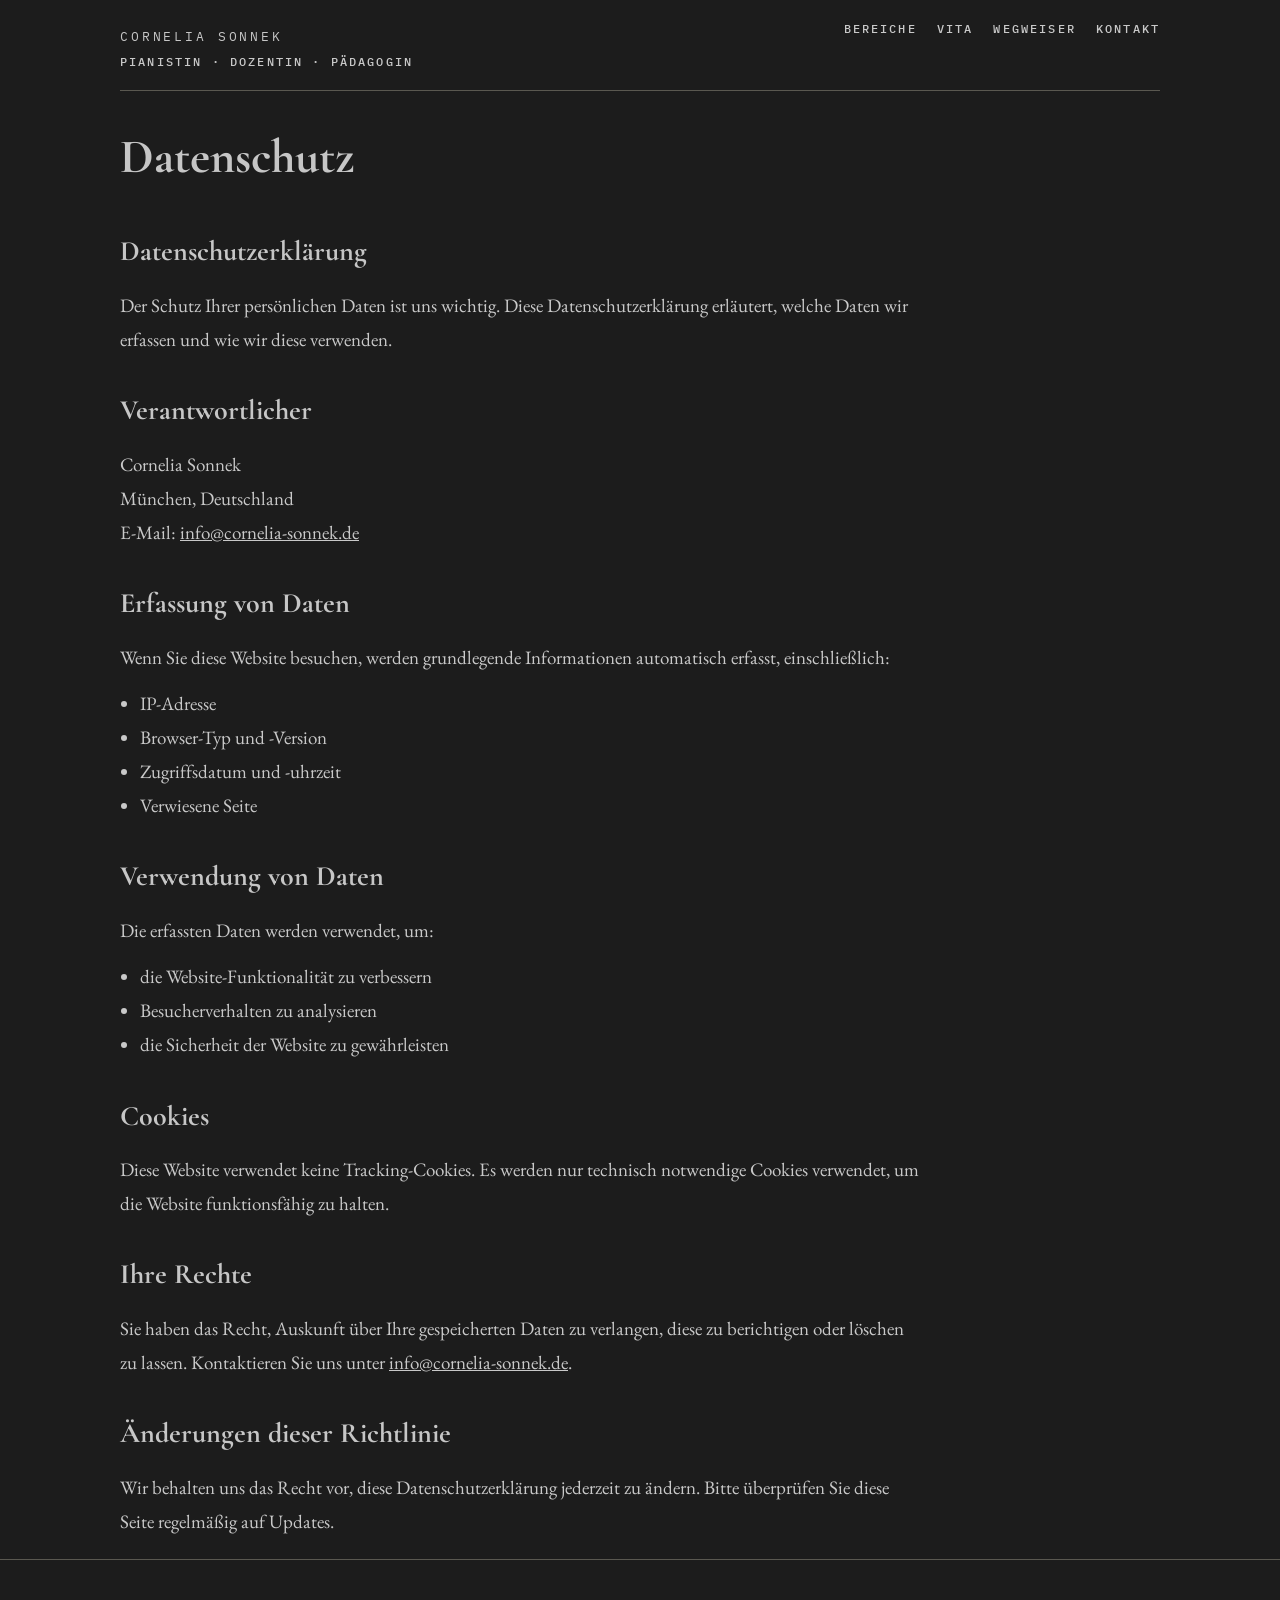
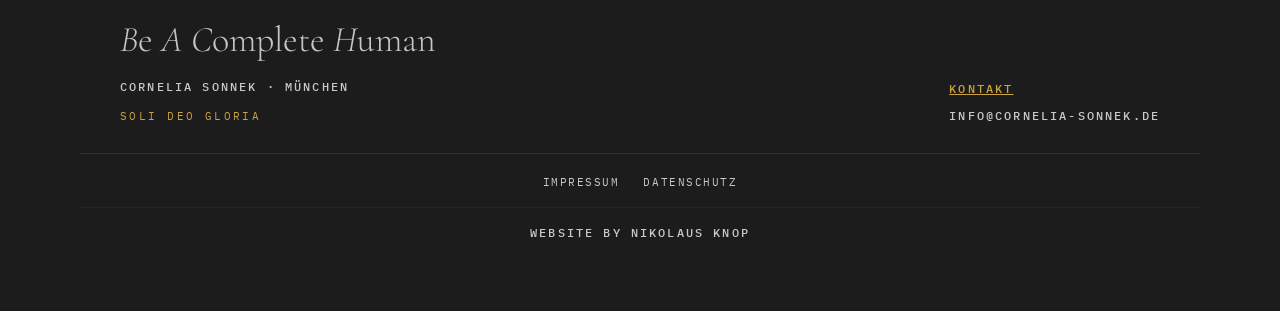
<file: datenschutz.html>
<!DOCTYPE html>
<html lang="de">

<head>
    <meta charset="UTF-8">
    <meta name="viewport" content="width=device-width, initial-scale=1.0">
    <title>Datenschutz — Cornelia Sonnek</title>
    <link rel="preconnect" href="https://fonts.googleapis.com">
    <link rel="preconnect" href="https://fonts.gstatic.com" crossorigin>
    <link
        href="https://fonts.googleapis.com/css2?family=Cormorant+Garamond:ital,wght@0,300;0,500;1,400;1,500&family=EB+Garamond:ital,wght@0,400;0,500;1,400&family=IBM+Plex+Mono:wght@400;500&display=swap"
        rel="stylesheet">
    <link rel="stylesheet" href="style.css">
    <link rel="icon" href="favicon.ico">
</head>

<body>

    <header id="header">
        <div class="wrap">
            <div class="topbar">
                <div class="brand">
                    <span class="name">Cornelia Sonnek</span>
                    <span class="role mono">Pianistin · Dozentin · Pädagogin</span>
                </div>
                <div class="head-right">
                    <button class="hamburger" id="hamburgerBtn" aria-label="Menü öffnen" aria-expanded="false"
                        aria-controls="navMenu">
                        <span></span>
                        <span></span>
                        <span></span>
                        <span></span>
                        <span></span>
                    </button>
                    <nav class="mono" id="navMenu" aria-label="Hauptnavigation">
                        <a href="index.html#bereiche">Bereiche</a>
                        <a href="index.html#vita">Vita</a>
                        <div class="dropdown">
                            <a href="index.html#wegweiser">Wegweiser</a>
                            <ul class="submenu">
                                <li><a href="#wegweiser1">Konzertveranstalter</a></li>
                                <li><a href="#wegweiser2">Speaker-Agenturen</a></li>
                                <li><a href="#wegweiser3">Kongressveranstalter</a></li>
                                <li><a href="#wegweiser4">Universitäten</a></li>
                                <li><a href="#wegweiser4">Schulen</a></li>
                                <li><a href="#wegweiser4">Krankenhäuser</a></li>
                                <li><a href="#wegweiser4">Ärzte</a></li>
                                <li><a href="#wegweiser4">Patienten</a></li>
                                <li><a href="#wegweiser4">Eltern</a></li>
                                <li><a href="#wegweiser4">Manager</a></li>
                                <li><a href="#wegweiser4">Politiker</a></li>
                                <li><a href="#wegweiser4">Juristen</a></li>
                            </ul>
                        </div>
                        <a href="index.html#kontakt">Kontakt</a>
                    </nav>
                    <button class="sound" id="soundBtn" aria-pressed="false"
                        title="Goldberg-Aria (Ihre Aufnahme) leise zuschalten">
                        <span class="dot"></span><span id="soundTxt">Klang aus</span>
                    </button>
                </div>
            </div>
        </div>
    </header>

    <main style="padding-top: 120px;">
        <div class="wrap">
            <h1 style="font-family: 'Cormorant Garamond', serif; font-size: 48px; margin-bottom: 32px;">Datenschutz</h1>

            <section style="max-width: 800px; color: var(--ink-2); line-height: 1.8;">
                <h2 style="font-family: 'Cormorant Garamond', serif; font-size: 28px; margin-top: 28px; margin-bottom: 12px; color: var(--ink);">Datenschutzerklärung</h2>
                <p>
                    Der Schutz Ihrer persönlichen Daten ist uns wichtig. Diese Datenschutzerklärung erläutert, welche Daten wir erfassen und wie wir diese verwenden.
                </p>

                <h2 style="font-family: 'Cormorant Garamond', serif; font-size: 28px; margin-top: 28px; margin-bottom: 12px; color: var(--ink);">Verantwortlicher</h2>
                <p>
                    Cornelia Sonnek<br>
                    München, Deutschland<br>
                    E-Mail: <a href="mailto:info@cornelia-sonnek.de">info@cornelia-sonnek.de</a>
                </p>

                <h2 style="font-family: 'Cormorant Garamond', serif; font-size: 28px; margin-top: 28px; margin-bottom: 12px; color: var(--ink);">Erfassung von Daten</h2>
                <p>
                    Wenn Sie diese Website besuchen, werden grundlegende Informationen automatisch erfasst, einschließlich:
                </p>
                <ul style="margin: 12px 0 12px 20px; color: var(--ink-2);">
                    <li>IP-Adresse</li>
                    <li>Browser-Typ und -Version</li>
                    <li>Zugriffsdatum und -uhrzeit</li>
                    <li>Verwiesene Seite</li>
                </ul>

                <h2 style="font-family: 'Cormorant Garamond', serif; font-size: 28px; margin-top: 28px; margin-bottom: 12px; color: var(--ink);">Verwendung von Daten</h2>
                <p>
                    Die erfassten Daten werden verwendet, um:
                </p>
                <ul style="margin: 12px 0 12px 20px; color: var(--ink-2);">
                    <li>die Website-Funktionalität zu verbessern</li>
                    <li>Besucherverhalten zu analysieren</li>
                    <li>die Sicherheit der Website zu gewährleisten</li>
                </ul>

                <h2 style="font-family: 'Cormorant Garamond', serif; font-size: 28px; margin-top: 28px; margin-bottom: 12px; color: var(--ink);">Cookies</h2>
                <p>
                    Diese Website verwendet keine Tracking-Cookies. Es werden nur technisch notwendige Cookies verwendet, um die Website funktionsfähig zu halten.
                </p>

                <h2 style="font-family: 'Cormorant Garamond', serif; font-size: 28px; margin-top: 28px; margin-bottom: 12px; color: var(--ink);">Ihre Rechte</h2>
                <p>
                    Sie haben das Recht, Auskunft über Ihre gespeicherten Daten zu verlangen, diese zu berichtigen oder löschen zu lassen. Kontaktieren Sie uns unter <a href="mailto:info@cornelia-sonnek.de">info@cornelia-sonnek.de</a>.
                </p>

                <h2 style="font-family: 'Cormorant Garamond', serif; font-size: 28px; margin-top: 28px; margin-bottom: 12px; color: var(--ink);">Änderungen dieser Richtlinie</h2>
                <p>
                    Wir behalten uns das Recht vor, diese Datenschutzerklärung jederzeit zu ändern. Bitte überprüfen Sie diese Seite regelmäßig auf Updates.
                </p>
            </section>
        </div>
    </main>

    <footer id="kontakt">
        <div class="wrap foot-grid">
            <div>
                <p class="sig-word"><span style="font-style:italic">B</span>e <span style="font-style:italic">A</span>
                    <span style="font-style:italic">C</span>omplete <span style="font-style:italic">H</span>uman
                </p>
                <p class="mono" style="margin-top:10px">Cornelia Sonnek · München</p>
                <p class="sdg">Soli Deo Gloria</p>
            </div>
            <div>
                <p class="mono" style="color:var(--oxblood)"><a href="mailto:info@cornelia-sonnek.de">Kontakt</a></p>
                <p class="mono" style="margin-top:8px">info@cornelia-sonnek.de</p>
            </div>
        </div>
        <div class="wrap footer-legal">
            <a href="impressum.html">Impressum</a>
            <a href="datenschutz.html">Datenschutz</a>
        </div>
        <div class="wrap footer-credits">
            <p class="mono">Website by Nikolaus Knop</p>
        </div>
    </footer>

    <script src="script.js"></script>

</body>

</html>
</file>
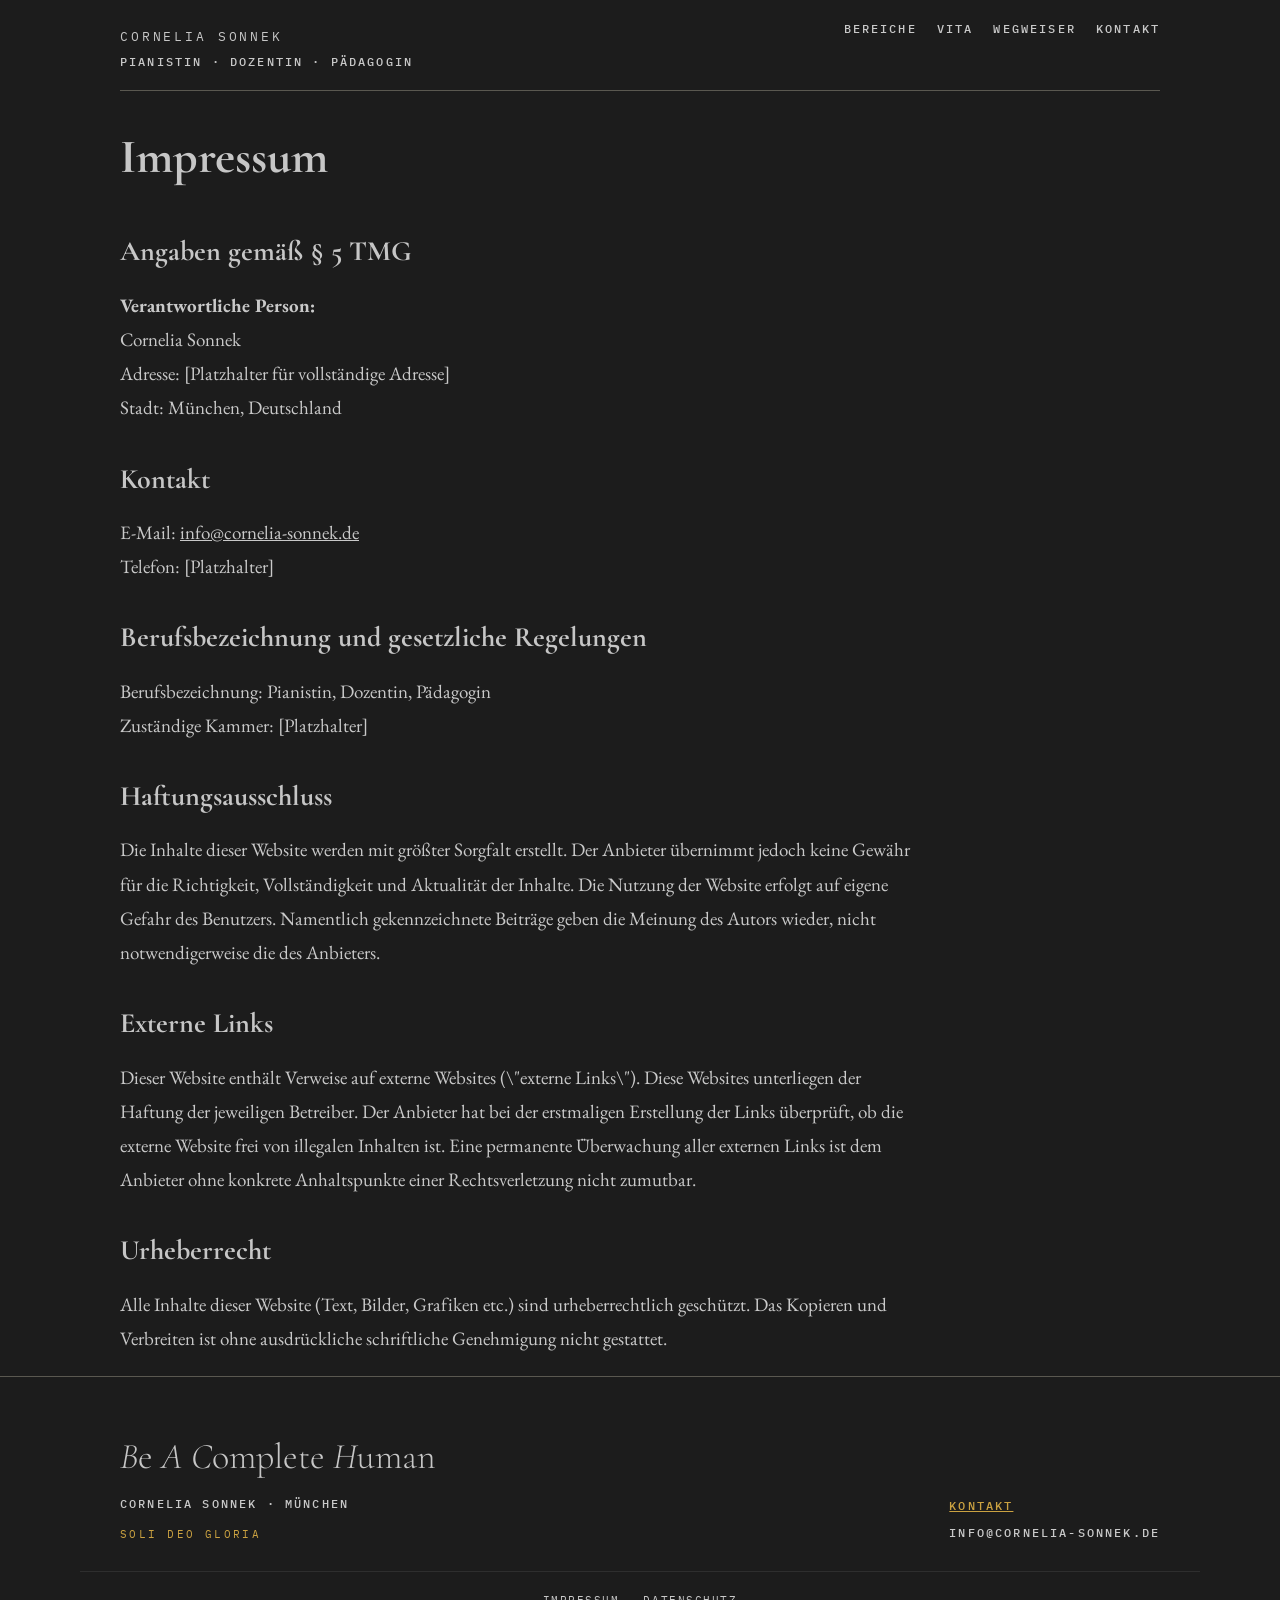
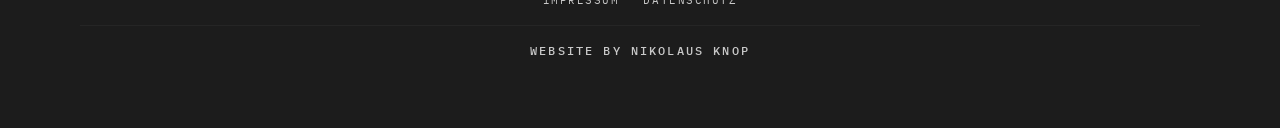
<file: impressum.html>
<!DOCTYPE html>
<html lang="de">

<head>
    <meta charset="UTF-8">
    <meta name="viewport" content="width=device-width, initial-scale=1.0">
    <title>Impressum — Cornelia Sonnek</title>
    <link rel="preconnect" href="https://fonts.googleapis.com">
    <link rel="preconnect" href="https://fonts.gstatic.com" crossorigin>
    <link
        href="https://fonts.googleapis.com/css2?family=Cormorant+Garamond:ital,wght@0,300;0,500;1,400;1,500&family=EB+Garamond:ital,wght@0,400;0,500;1,400&family=IBM+Plex+Mono:wght@400;500&display=swap"
        rel="stylesheet">
    <link rel="stylesheet" href="style.css">
    <link rel="icon" href="favicon.ico">
</head>

<body>

    <header id="header">
        <div class="wrap">
            <div class="topbar">
                <div class="brand">
                    <span class="name">Cornelia Sonnek</span>
                    <span class="role mono">Pianistin · Dozentin · Pädagogin</span>
                </div>
                <div class="head-right">
                    <button class="hamburger" id="hamburgerBtn" aria-label="Menü öffnen" aria-expanded="false"
                        aria-controls="navMenu">
                        <span></span>
                        <span></span>
                        <span></span>
                        <span></span>
                        <span></span>
                    </button>
                    <nav class="mono" id="navMenu" aria-label="Hauptnavigation">
                        <a href="index.html#bereiche">Bereiche</a>
                        <a href="index.html#vita">Vita</a>
                        <div class="dropdown">
                            <a href="index.html#wegweiser">Wegweiser</a>
                            <ul class="submenu">
                                <li><a href="#wegweiser1">Konzertveranstalter</a></li>
                                <li><a href="#wegweiser2">Speaker-Agenturen</a></li>
                                <li><a href="#wegweiser3">Kongressveranstalter</a></li>
                                <li><a href="#wegweiser4">Universitäten</a></li>
                                <li><a href="#wegweiser4">Schulen</a></li>
                                <li><a href="#wegweiser4">Krankenhäuser</a></li>
                                <li><a href="#wegweiser4">Ärzte</a></li>
                                <li><a href="#wegweiser4">Patienten</a></li>
                                <li><a href="#wegweiser4">Eltern</a></li>
                                <li><a href="#wegweiser4">Manager</a></li>
                                <li><a href="#wegweiser4">Politiker</a></li>
                                <li><a href="#wegweiser4">Juristen</a></li>
                            </ul>
                        </div>
                        <a href="index.html#kontakt">Kontakt</a>
                    </nav>
                    <button class="sound" id="soundBtn" aria-pressed="false"
                        title="Goldberg-Aria (Ihre Aufnahme) leise zuschalten">
                        <span class="dot"></span><span id="soundTxt">Klang aus</span>
                    </button>
                </div>
            </div>
        </div>
    </header>

    <main style="padding-top: 120px;">
        <div class="wrap">
            <h1 style="font-family: 'Cormorant Garamond', serif; font-size: 48px; margin-bottom: 32px;">Impressum</h1>

            <section style="max-width: 800px; color: var(--ink-2); line-height: 1.8;">
                <h2 style="font-family: 'Cormorant Garamond', serif; font-size: 28px; margin-top: 28px; margin-bottom: 12px; color: var(--ink);">Angaben gemäß § 5 TMG</h2>
                <p>
                    <strong>Verantwortliche Person:</strong><br>
                    Cornelia Sonnek<br>
                    Adresse: [Platzhalter für vollständige Adresse]<br>
                    Stadt: München, Deutschland
                </p>

                <h2 style="font-family: 'Cormorant Garamond', serif; font-size: 28px; margin-top: 28px; margin-bottom: 12px; color: var(--ink);">Kontakt</h2>
                <p>
                    E-Mail: <a href="mailto:info@cornelia-sonnek.de">info@cornelia-sonnek.de</a><br>
                    Telefon: [Platzhalter]
                </p>

                <h2 style="font-family: 'Cormorant Garamond', serif; font-size: 28px; margin-top: 28px; margin-bottom: 12px; color: var(--ink);">Berufsbezeichnung und gesetzliche Regelungen</h2>
                <p>
                    Berufsbezeichnung: Pianistin, Dozentin, Pädagogin<br>
                    Zuständige Kammer: [Platzhalter]
                </p>

                <h2 style="font-family: 'Cormorant Garamond', serif; font-size: 28px; margin-top: 28px; margin-bottom: 12px; color: var(--ink);">Haftungsausschluss</h2>
                <p>
                    Die Inhalte dieser Website werden mit größter Sorgfalt erstellt. Der Anbieter übernimmt jedoch keine Gewähr für die Richtigkeit, Vollständigkeit und Aktualität der Inhalte. Die Nutzung der Website erfolgt auf eigene Gefahr des Benutzers. Namentlich gekennzeichnete Beiträge geben die Meinung des Autors wieder, nicht notwendigerweise die des Anbieters.
                </p>

                <h2 style="font-family: 'Cormorant Garamond', serif; font-size: 28px; margin-top: 28px; margin-bottom: 12px; color: var(--ink);">Externe Links</h2>
                <p>
                    Dieser Website enthält Verweise auf externe Websites (\"externe Links\"). Diese Websites unterliegen der Haftung der jeweiligen Betreiber. Der Anbieter hat bei der erstmaligen Erstellung der Links überprüft, ob die externe Website frei von illegalen Inhalten ist. Eine permanente Überwachung aller externen Links ist dem Anbieter ohne konkrete Anhaltspunkte einer Rechtsverletzung nicht zumutbar.
                </p>

                <h2 style="font-family: 'Cormorant Garamond', serif; font-size: 28px; margin-top: 28px; margin-bottom: 12px; color: var(--ink);">Urheberrecht</h2>
                <p>
                    Alle Inhalte dieser Website (Text, Bilder, Grafiken etc.) sind urheberrechtlich geschützt. Das Kopieren und Verbreiten ist ohne ausdrückliche schriftliche Genehmigung nicht gestattet.
                </p>
            </section>
        </div>
    </main>

    <footer id="kontakt">
        <div class="wrap foot-grid">
            <div>
                <p class="sig-word"><span style="font-style:italic">B</span>e <span style="font-style:italic">A</span>
                    <span style="font-style:italic">C</span>omplete <span style="font-style:italic">H</span>uman
                </p>
                <p class="mono" style="margin-top:10px">Cornelia Sonnek · München</p>
                <p class="sdg">Soli Deo Gloria</p>
            </div>
            <div>
                <p class="mono" style="color:var(--oxblood)"><a href="mailto:info@cornelia-sonnek.de">Kontakt</a></p>
                <p class="mono" style="margin-top:8px">info@cornelia-sonnek.de</p>
            </div>
        </div>
        <div class="wrap footer-legal">
            <a href="impressum.html">Impressum</a>
            <a href="datenschutz.html">Datenschutz</a>
        </div>
        <div class="wrap footer-credits">
            <p class="mono">Website by Nikolaus Knop</p>
        </div>
    </footer>

    <script src="script.js"></script>

</body>

</html>
</file>
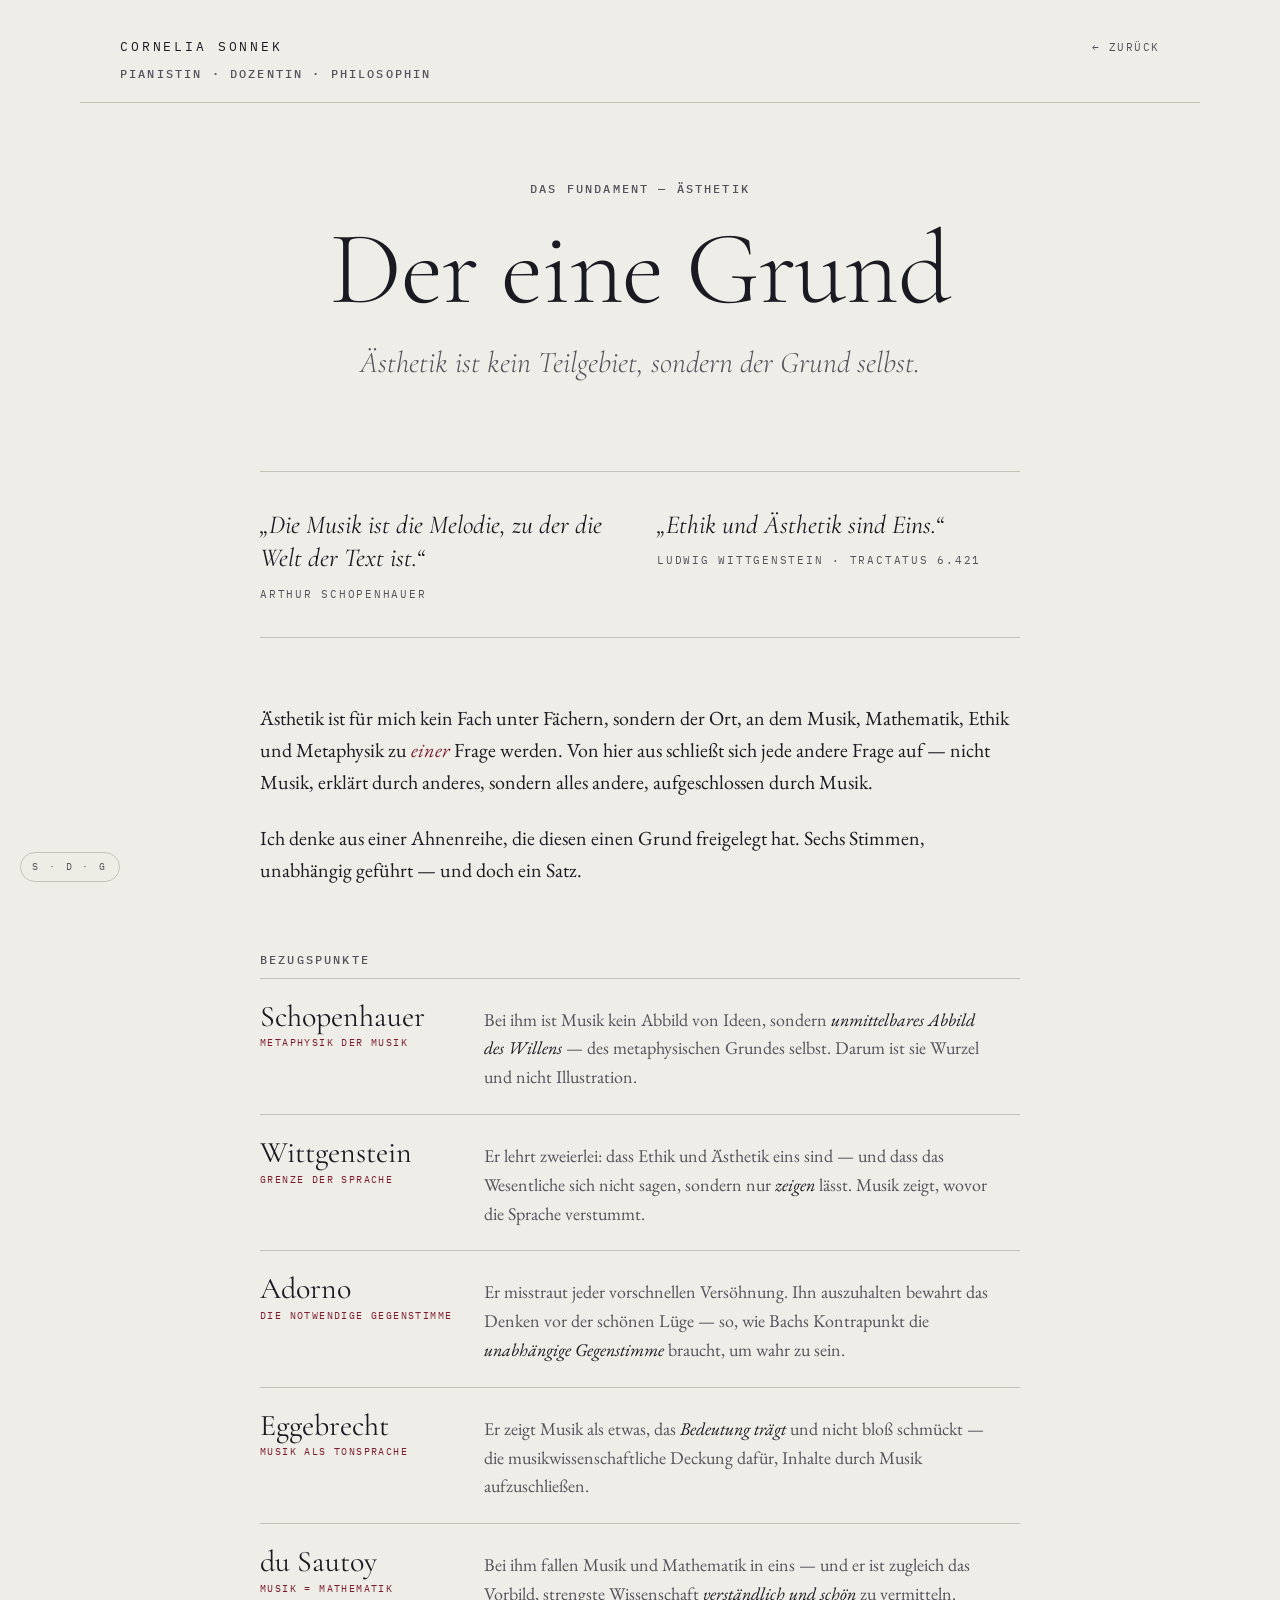
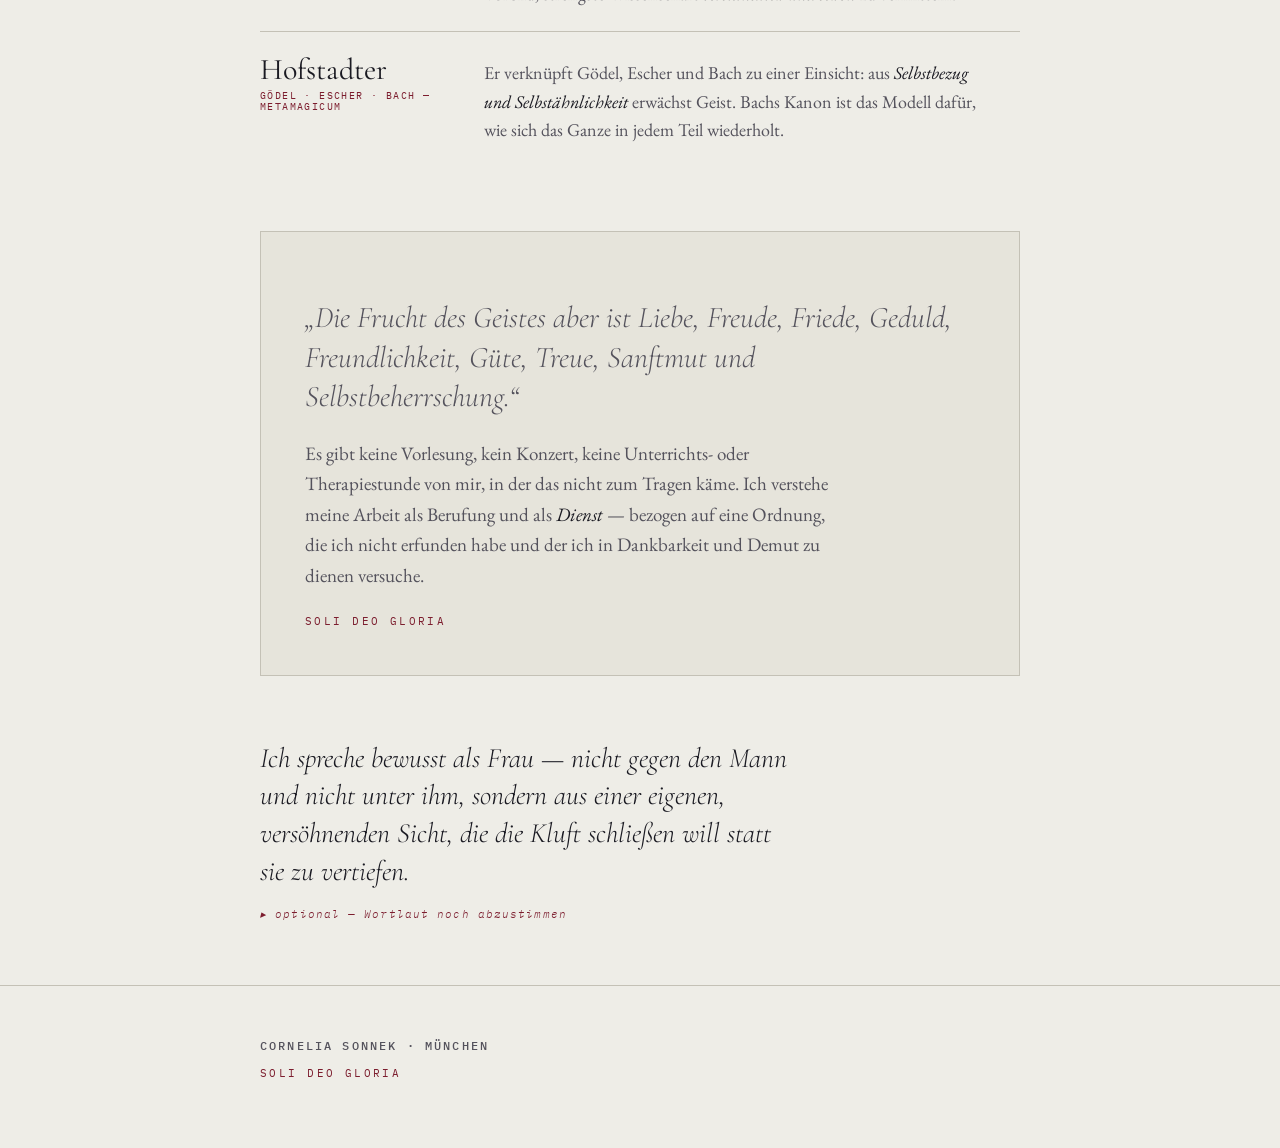
<file: res/fundament-unterseite.html>
<!DOCTYPE html>
<html lang="de">
<head>
<meta charset="UTF-8">
<meta name="viewport" content="width=device-width, initial-scale=1.0">
<title>Fundament — Cornelia Sonnek</title>
<link rel="preconnect" href="https://fonts.googleapis.com">
<link rel="preconnect" href="https://fonts.gstatic.com" crossorigin>
<link href="https://fonts.googleapis.com/css2?family=Cormorant+Garamond:ital,wght@0,300;0,500;1,400;1,500&family=EB+Garamond:ital,wght@0,400;0,500;1,400&family=IBM+Plex+Mono:wght@400;500&display=swap" rel="stylesheet">
<style>
  :root{--paper:#EEEDE7;--paper-2:#E6E4DB;--ink:#1A1A22;--ink-2:#54525C;--oxblood:#7C1D2E;--line:#C4C1B6;}
  *{box-sizing:border-box;margin:0;padding:0}
  body{background:var(--paper);color:var(--ink);font-family:"EB Garamond",Georgia,serif;
    font-size:19px;line-height:1.6;-webkit-font-smoothing:antialiased;text-rendering:optimizeLegibility}
  ::selection{background:var(--oxblood);color:var(--paper)}
  a{color:inherit}
  :focus-visible{outline:2px solid var(--oxblood);outline-offset:3px}
  .wrap{max-width:840px;margin:0 auto;padding:0 40px}
  .mono{font-family:"IBM Plex Mono",monospace;font-size:12px;letter-spacing:.18em;text-transform:uppercase;color:var(--ink-2);font-weight:500}

  header{padding:30px 0 0}
  .topbar{max-width:1120px;margin:0 auto;padding:0 40px 18px;display:flex;justify-content:space-between;
    align-items:baseline;border-bottom:1px solid var(--line);gap:20px;flex-wrap:wrap}
  .brand .name{font-family:"IBM Plex Mono",monospace;font-size:13px;letter-spacing:.22em;text-transform:uppercase}
  .brand .role{display:block;margin-top:4px}
  .back{font-family:"IBM Plex Mono",monospace;font-size:11px;letter-spacing:.14em;text-transform:uppercase;
    color:var(--ink-2);text-decoration:none;border-bottom:1px solid transparent;transition:.2s}
  .back:hover{color:var(--oxblood);border-color:var(--oxblood)}

  .lede-sec{padding:76px 0 20px;text-align:center}
  .lede-sec .kicker{margin-bottom:22px}
  h1{font-family:"Cormorant Garamond",serif;font-weight:300;font-size:clamp(52px,10vw,104px);line-height:.95;letter-spacing:-.01em}
  .sub{margin-top:20px;font-family:"Cormorant Garamond",serif;font-style:italic;font-weight:300;
    font-size:clamp(22px,3vw,30px);color:var(--ink-2)}

  .epigraphs{display:grid;grid-template-columns:1fr 1fr;gap:34px;margin:64px 0;
    padding:36px 0;border-top:1px solid var(--line);border-bottom:1px solid var(--line)}
  .epi{font-family:"Cormorant Garamond",serif;font-style:italic;font-weight:400;
    font-size:clamp(20px,2.4vw,26px);line-height:1.3}
  .epi cite{display:block;margin-top:12px;font-style:normal;font-family:"IBM Plex Mono",monospace;
    font-size:11px;letter-spacing:.16em;text-transform:uppercase;color:var(--ink-2)}

  .prose p{margin-top:24px;font-size:20px}
  .prose p:first-child{margin-top:0}
  .prose em{color:var(--oxblood);font-style:italic}

  .lineage{margin:64px 0}
  .lineage .head{margin-bottom:8px}
  .ref{display:grid;grid-template-columns:200px 1fr;gap:24px;align-items:baseline;
    padding:22px 0;border-top:1px solid var(--line)}
  .ref .name{font-family:"Cormorant Garamond",serif;font-size:30px;font-weight:400;line-height:1.05}
  .ref .name small{display:block;font-family:"IBM Plex Mono",monospace;font-size:10px;
    letter-spacing:.14em;text-transform:uppercase;color:var(--oxblood);margin-top:6px}
  .ref .txt{color:var(--ink-2);font-size:18px;max-width:56ch}
  .ref .txt em{color:var(--ink);font-style:italic}

  .berufung{margin:64px 0;padding:44px;background:var(--paper-2);border:1px solid var(--line)}
  .berufung .verse{font-family:"Cormorant Garamond",serif;font-style:italic;font-weight:300;
    font-size:clamp(22px,3vw,30px);line-height:1.32}
  .berufung p{margin-top:22px;color:var(--ink-2);max-width:60ch}
  .berufung p em{color:var(--ink);font-style:italic}
  .berufung .sdg{margin-top:22px;font-family:"IBM Plex Mono",monospace;font-size:11px;
    letter-spacing:.22em;text-transform:uppercase;color:var(--oxblood)}

  .voice-line{margin:56px 0;font-family:"Cormorant Garamond",serif;font-style:italic;font-weight:300;
    font-size:clamp(21px,2.7vw,28px);line-height:1.35;max-width:44ch}
  .opt{color:var(--oxblood);font-family:"IBM Plex Mono",monospace;font-size:11px;letter-spacing:.1em}

  footer{border-top:1px solid var(--line);padding:50px 0 66px;margin-top:40px}
  footer .sdg{font-family:"IBM Plex Mono",monospace;font-size:11px;letter-spacing:.22em;text-transform:uppercase;color:var(--oxblood)}

  .sdg-fixed{position:fixed;left:20px;bottom:18px;font-family:"IBM Plex Mono",monospace;font-size:10px;
    letter-spacing:.24em;color:var(--ink-2);background:rgba(238,237,231,.72);-webkit-backdrop-filter:blur(4px);
    backdrop-filter:blur(4px);border:1px solid var(--line);border-radius:30px;padding:6px 11px;cursor:help;text-decoration:none;transition:.2s}
  .sdg-fixed:hover{color:var(--oxblood);border-color:var(--oxblood)}

  @media (max-width:820px){
    body{font-size:18px}.wrap{padding:0 22px}
    .epigraphs{grid-template-columns:1fr;gap:24px}
    .ref{grid-template-columns:1fr;gap:8px}
    .berufung{padding:28px}
    .sdg-fixed{left:14px;bottom:12px;font-size:9px;padding:5px 9px}
  }
</style>
</head>
<body>

<header>
  <div class="topbar">
    <div class="brand">
      <span class="name">Cornelia Sonnek</span>
      <span class="role mono">Pianistin · Dozentin · Philosophin</span>
    </div>
    <a class="back" href="#">← Zurück</a>
  </div>
</header>

<main class="wrap">
  <section class="lede-sec">
    <p class="kicker mono">Das Fundament — Ästhetik</p>
    <h1>Der eine Grund</h1>
    <p class="sub">Ästhetik ist kein Teilgebiet, sondern der Grund selbst.</p>
  </section>

  <section class="epigraphs">
    <p class="epi">„Die Musik ist die Melodie, zu der die Welt der Text ist.“<cite>Arthur Schopenhauer</cite></p>
    <p class="epi">„Ethik und Ästhetik sind Eins.“<cite>Ludwig Wittgenstein · Tractatus 6.421</cite></p>
  </section>

  <section class="prose">
    <p>Ästhetik ist für mich kein Fach unter Fächern, sondern der Ort, an dem Musik, Mathematik, Ethik und Metaphysik zu <em>einer</em> Frage werden. Von hier aus schließt sich jede andere Frage auf — nicht Musik, erklärt durch anderes, sondern alles andere, aufgeschlossen durch Musik.</p>
    <p>Ich denke aus einer Ahnenreihe, die diesen einen Grund freigelegt hat. Sechs Stimmen, unabhängig geführt — und doch ein Satz.</p>
  </section>

  <section class="lineage">
    <p class="head mono">Bezugspunkte</p>

    <div class="ref">
      <div class="name">Schopenhauer<small>Metaphysik der Musik</small></div>
      <div class="txt">Bei ihm ist Musik kein Abbild von Ideen, sondern <em>unmittelbares Abbild des Willens</em> — des metaphysischen Grundes selbst. Darum ist sie Wurzel und nicht Illustration.</div>
    </div>

    <div class="ref">
      <div class="name">Wittgenstein<small>Grenze der Sprache</small></div>
      <div class="txt">Er lehrt zweierlei: dass Ethik und Ästhetik eins sind — und dass das Wesentliche sich nicht sagen, sondern nur <em>zeigen</em> lässt. Musik zeigt, wovor die Sprache verstummt.</div>
    </div>

    <div class="ref">
      <div class="name">Adorno<small>Die notwendige Gegenstimme</small></div>
      <div class="txt">Er misstraut jeder vorschnellen Versöhnung. Ihn auszuhalten bewahrt das Denken vor der schönen Lüge — so, wie Bachs Kontrapunkt die <em>unabhängige Gegenstimme</em> braucht, um wahr zu sein.</div>
    </div>

    <div class="ref">
      <div class="name">Eggebrecht<small>Musik als Tonsprache</small></div>
      <div class="txt">Er zeigt Musik als etwas, das <em>Bedeutung trägt</em> und nicht bloß schmückt — die musikwissenschaftliche Deckung dafür, Inhalte durch Musik aufzuschließen.</div>
    </div>

    <div class="ref">
      <div class="name">du Sautoy<small>Musik = Mathematik</small></div>
      <div class="txt">Bei ihm fallen Musik und Mathematik in eins — und er ist zugleich das Vorbild, strengste Wissenschaft <em>verständlich und schön</em> zu vermitteln.</div>
    </div>

    <div class="ref">
      <div class="name">Hofstadter<small>Gödel · Escher · Bach — Metamagicum</small></div>
      <div class="txt">Er verknüpft Gödel, Escher und Bach zu einer Einsicht: aus <em>Selbstbezug und Selbstähnlichkeit</em> erwächst Geist. Bachs Kanon ist das Modell dafür, wie sich das Ganze in jedem Teil wiederholt.</div>
    </div>
  </section>

  <section class="berufung">
    <p class="verse">„Die Frucht des Geistes aber ist Liebe, Freude, Friede, Geduld, Freundlichkeit, Güte, Treue, Sanftmut und Selbstbeherrschung.“</p>
    <p>Es gibt keine Vorlesung, kein Konzert, keine Unterrichts- oder Therapiestunde von mir, in der das nicht zum Tragen käme. Ich verstehe meine Arbeit als Berufung und als <em>Dienst</em> — bezogen auf eine Ordnung, die ich nicht erfunden habe und der ich in Dankbarkeit und Demut zu dienen versuche.</p>
    <p class="sdg">Soli Deo Gloria</p>
  </section>

  <p class="voice-line">Ich spreche bewusst als Frau — nicht gegen den Mann und nicht unter ihm, sondern aus einer eigenen, versöhnenden Sicht, die die Kluft schließen will statt sie zu vertiefen.
    <br><span class="opt">▸ optional — Wortlaut noch abzustimmen</span>
  </p>
</main>

<footer>
  <div class="wrap">
    <p class="mono">Cornelia Sonnek · München</p>
    <p class="sdg" style="margin-top:10px">Soli Deo Gloria</p>
  </div>
</footer>

<a class="sdg-fixed" href="#" title="Soli Deo Gloria — in der Tradition J. S. Bachs">S · D · G</a>
</body>
</html>
</file>
<file: style.css>
/* :root {
    --paper: #EEEDE7;
    --paper-2: #E6E4DB;
    --ink: #1A1A22;
    --ink-2: #54525C;
    --oxblood: #7C1D2E;
    --oxblood-light: color-mix(in srgb, var(--oxblood) 85%, white 15%);
    --line: #C4C1B6;
    --focus: #7C1D2E;
} */

/* :root {
    --paper: #1c1c1c;
    --paper-2: #323232;
    --ink: #c6c6c6;
    --ink-2: #c9c9c9;
    --oxblood: #4A90A4;
    --oxblood-light: #266071;
    --line: #C4C1B6;
    --focus: #7C1D2E;
} */

:root {
    --paper: #1c1c1c;
    --paper-2: #323232;
    --ink: #c6c6c6;
    --ink-2: #c9c9c9;
    --oxblood: #cba241;
    --oxblood-light: #cba241ac;
    --line: #5a5850;
    --focus: #7C1D2E;
}

* {
    box-sizing: border-box;
    margin: 0;
    padding: 0
}

html {
    scroll-behavior: smooth
}

#canvas {
    width: 100%;
    padding-top: 20%;
}

.p5Canvas {
    /* background-color: rgb(255, 0, 0, 0.1); */
}

#bach {
    position: relative;
    width: 60%;
    margin: 0 auto;
    transform: scale(1);
    /* background-color: rgb(0, 255, 0, 0.1); */
}

#heading {
    position: relative;
    height: 50px;
    width: 100%;
    font-size: 46px;
    /* background-color: rgba(0, 255, 0, 0.1); */
}

#heading div {
    position: absolute;
    top: 0;
    left: 0;
}

#heading b {
    font-weight: 300;
    font-size: 50px;
    color: var(--oxblood-light);
}

#h_a b {
    color: var(--oxblood);
} 

#heading .heading-part {
    font-weight: 200;
    font-size: 25px;
    color: var(--oxblood-light);
    opacity: 0;
    transition: opacity 10s ease;
}

#title-container {
    text-align: center;
    display: flex;
    padding-bottom: 20px;
    z-index: 5;
    flex-direction: column;
    color: var(--ink);
        transition: opacity 3s ease;

}

#title {
    font-size: 48px;
    font-family: "Cormorant Garamond", serif;

}

.vita {
    display: grid;
    grid-template-columns: minmax(0, 1.4fr) minmax(240px, 0.6fr);
}

.vita h2 {
    font-family: "Cormorant Garamond", serif;
    font-size: 40px;
}

.vita-text {
    max-width: 44rem;
}

.vita-text {
    color: var(--ink-2);
    line-height: 2;
    margin-top: 1rem;
}

.portrait-wrapper {
    margin-top: 20px;
    display: flex;
    justify-content: flex-end;
}

.portrait-wrapper img {
    width: 100%;
    max-width: 280px;
    height: auto;
    border-radius: 18px;
    object-fit: cover;
    box-shadow: 0 20px 40px rgba(0, 0, 0, 0.18);
}

@media (max-width: 820px) {
    .vita {
        grid-template-columns: 1fr;
    }

    .vita-text {
        padding: 20px;
        font-size: 16px;
    }

    .portrait-wrapper {
        justify-content: center;
        margin-bottom: 20px;
        margin-top: 0px;
    }
}

#equivalence {
    font-size: 48px;
    line-height: 10px;
}

#subtitle {
    margin-top: 10px;
    font-size: 24px;
    /* text-transform: uppercase; */
    /* font-family: "IBM Plex Mono", monospace; */
}

.submenu {
    display: none;
    position: absolute;
    background-color: var(--paper);
    border: 1px solid var(--line);
    padding: 5px;
    list-style: none;
    text-transform: none;
}

#wegweiser .submenu {
    min-width: 250px;
}

#wegweiser .submenu a::before {
    content: "Für ";
    color: var(--oxblood-light);
}

.dropdown:hover .submenu {
    display: block;
}

.submenu:hover {
    display: block;
}

.submenu .glyph {
    font-family: "Cormorant Garamond", serif;
    font-size: calc(1em + 3px);
    font-weight: 1000;
    color: var(--oxblood-light);
}

.matrix-a {
    color: var(--oxblood) !important;
    /* font-style: italic; */
    font-size: calc(1em + 4px);
    font-weight: 1000 !important;
    font-family: "EB Garamond", serif !important;
}

body {
    background: var(--paper);
    color: var(--ink);
    font-family: "EB Garamond", Georgia, serif;
    font-size: 19px;
    line-height: 1.55;
    -webkit-font-smoothing: antialiased;
    text-rendering: optimizeLegibility
}

::selection {
    background: var(--oxblood);
    color: var(--paper)
}

a {
    color: inherit;
    z-index: 5;
}

:focus-visible {
    outline: 2px solid var(--focus);
    outline-offset: 3px
}

.wrap {
    max-width: 1120px;
    margin: 0 auto;
    padding: 0 40px;
    z-index: 5;
}

.mono {
    font-family: "IBM Plex Mono", monospace;
    font-size: 12px;
    letter-spacing: .18em;
    text-transform: uppercase;
    color: var(--ink-2);
    font-weight: 500
}

header {
    position: fixed;
    width: 100%;
    padding-top: 20px;
    background-color: var(--paper);
}

.topbar {
    display: flex;
    flex-direction: row;
    align-items: baseline;
    border-bottom: 1px solid var(--line);
    padding-bottom: 18px;
    gap: 24px;
    flex-wrap: nowrap;
    z-index: 5;
    position: relative;
}

.brand {
    z-index: 5;
}

.brand .name {
    font-family: "IBM Plex Mono", monospace;
    font-size: 13px;
    letter-spacing: .22em;
    text-transform: uppercase;
    color: var(--ink)
}

.brand .role {
    display: block;
    margin-top: 4px
}

.head-right {
    display: flex;
    gap: 22px;
    align-items: center;
    position: absolute;
    right: 0;
}

nav.mono {
    display: flex;
    gap: 20px;
    flex-wrap: wrap
}

nav.mono a {
    text-decoration: none;
    padding-bottom: 2px;
    border-bottom: 1px solid transparent;
    transition: .2s
}

nav.mono a:hover {
    color: var(--oxblood);
    border-color: var(--oxblood)
}

.sound {
    z-index: 5;
    background: none;
    border: 1px solid var(--line);
    border-radius: 40px;
    cursor: pointer;
    font-family: "IBM Plex Mono", monospace;
    font-size: 11px;
    letter-spacing: .14em;
    text-transform: uppercase;
    color: var(--ink-2);
    padding: 7px 14px;
    display: flex;
    gap: 8px;
    align-items: center;
    transition: .2s;
    display: none;
}

.sound:hover {
    border-color: var(--oxblood);
    color: var(--oxblood)
}

.sound .dot {
    width: 7px;
    height: 7px;
    border-radius: 50%;
    background: var(--line)
}

.sound.on .dot {
    background: var(--oxblood)
}

.creed {
    border-top: 1px solid var(--line);
    border-bottom: 1px solid var(--line);
    padding: 20px 0;
    z-index: 5;
}

.creed.hidden {
    border-width: 0px;
}

.creed.wrap {
    text-align: center;
}

.quote {
    /* font-family: "Cormorant Garamond", serif; */
    padding: 10px 0px;
    font-weight: 300;
    z-index: 5;
    /* font-style: italic; */
    font-size: 24px;
    line-height: 1.28
}

.quote .footnote-ref {
    text-decoration: none;
    color: inherit;
    font-size: 0.85em;
    vertical-align: super;
    margin-left: 0.15em;
}

.sources {
    border-top: 1px solid rgba(255, 255, 255, 0.08);
    padding: 24px 0 12px;
    color: var(--ink-2);
    font-size: 0.95rem;
}

.footnote-source {
    margin: 0;
    line-height: 1.6;
}

.hidden {
    opacity: 0;
    transition: opacity 3s ease;
}

.quote span.hidden {
    opacity: 0;
    transition: opacity 3s ease;    
}

/* Bereiche */
.areas {
    padding: 0px 0;
}

.areas .intro {
    margin: 14px 0;
    font-size: 14px;
}

.area {
    opacity: 0;
    transition: opacity 3s ease;
    display: grid;
    grid-template-columns: 80px 1fr;
    gap: 26px;
    align-items: start;
    padding: 30px 6px;
    border-top: 1px solid var(--line);
    text-decoration: none;
    transition: padding-left .3s, background .3s, opacity 3s ease;
}

.area .text-rest {
    font-size: 20px;
    color: var(--oxblood);
    opacity: 0.5;
}

.area:last-of-type {
    border-bottom: 1px solid var(--line)
}

.area:hover {
    padding-left: 18px;
    background: linear-gradient(90deg, var(--paper-2), transparent 72%)
}

.area .glyph {
    font-family: "Cormorant Garamond", serif;
    font-size: 46px;
    font-weight: 500;
    color: var(--oxblood-light);
    line-height: .9
}

.area .glyph.small {
    font-size: 24px;
    letter-spacing: .05em
}

.area h3 {
    font-family: "Cormorant Garamond", serif;
    font-weight: 400;
    font-size: clamp(26px, 3.2vw, 36px);
    line-height: 1.05
}

.area .who {
    display: block;
    margin-top: 3px
}

.area .lead {
    margin-top: 8px;
    color: var(--ink-2);
    max-width: 60ch;
    font-size: 17px
}

.subs {
    margin-top: 14px;
    max-height: 0;
    overflow: hidden;
    opacity: 0;
    transition: max-height .4s ease, opacity .4s ease
}

.area:hover .subs,
.area:focus-within .subs {
    max-height: 120px;
    opacity: 1
}

.subs ul {
    list-style: none;
    display: flex;
    flex-wrap: wrap;
    gap: 8px 10px
}

.subs li {
    font-family: "IBM Plex Mono", monospace;
    font-size: 11px;
    letter-spacing: .08em;
    text-transform: uppercase;
    color: var(--ink);
    border: 1px solid var(--line);
    border-radius: 30px;
    padding: 5px 11px
}

.idx {
    padding: 64px 0
}

.idx .cols {
    columns: 3;
    column-gap: 40px;
    margin-top: 18px
}

.idx .cols span {
    display: block;
    color: var(--ink-2);
    font-size: 16px;
    padding: 4px 0;
    break-inside: avoid
}

.idx .cols span::before {
    content: "Für ";
    color: var(--oxblood)
}

footer {
    border-top: 1px solid var(--line);
    padding: 52px 0 68px;
    margin-top: 20px
}

.foot-grid {
    display: flex;
    justify-content: space-between;
    gap: 40px;
    flex-wrap: wrap;
    align-items: end
}

footer .sig-word {
    font-family: "Cormorant Garamond", serif;
    font-size: 36px;
    font-weight: 300
}

footer .sdg {
    font-family: "IBM Plex Mono", monospace;
    font-size: 11px;
    letter-spacing: .22em;
    text-transform: uppercase;
    color: var(--oxblood);
    margin-top: 12px
}

.footer-legal {
    text-align: center;
    border-top: 1px solid rgba(255, 255, 255, 0.08);
    padding-top: 20px;
    margin-top: 28px;
    display: flex;
    gap: 24px;
    justify-content: center;
    flex-wrap: wrap;
}

.footer-legal a {
    font-family: "IBM Plex Mono", monospace;
    font-size: 11px;
    letter-spacing: .14em;
    text-transform: uppercase;
    text-decoration: none;
    color: var(--ink-2);
    transition: color 0.2s;
}

.footer-legal a:hover {
    color: var(--oxblood);
}

.footer-credits {
    text-align: center;
    padding-top: 16px;
    margin-top: 16px;
    border-top: 1px solid rgba(255, 255, 255, 0.04);
    font-size: 10px;
    color: rgba(201, 169, 65, 0.6);
}

.note-tag {
    color: var(--oxblood);
    font-family: "IBM Plex Mono", monospace;
    font-size: 11px;
    letter-spacing: .1em
}

@media (max-width:820px) {
    body {
        font-size: 18px
    }

    .wrap {
        padding: 0 22px
    }

    .creed .wrap {
        grid-template-columns: 1fr;
        gap: 26px
    }

    .idx .cols {
        columns: 2
    }

    .area {
        grid-template-columns: 44px 1fr;
        gap: 16px
    }

    #bach {
        width: 90%;
    }

    #heading b {
        font-size: 26px;
    }

    #heading .heading-part {
        font-size: 14px;
    }

    .subs {
        max-height: none;
        opacity: 1;
        overflow: visible;
        margin-top: 12px
    }

    .area .text-rest {
        writing-mode: vertical-rl;
        text-orientation: upright;
        letter-spacing: -5px;
    }
}

/* Hamburger Menu Styles */
.hamburger {
    display: none;
    flex-direction: column;
    background: none;
    border: none;
    cursor: pointer;
    padding-right: 12px;
    gap: 5px;
    position: absolute;
    right: 0;
    top: 0;
    z-index: 10;
    display: none;
    flex-direction: column;
    border: 1px solid var(--line);
    border-radius: 10px;
    padding: 8px;
    box-shadow: inset 0 0 0 1px transparent;
    background: url("res/schluessel-gold.png") center center / 22px 44px no-repeat var(--paper);
    transition: background-color 0.3s ease, border-color 0.3s ease;
}

.hamburger span {
    width: 36px;
    height: 1px;
    background-color: var(--line);
    display: block;
}

/* Mobile Menu */
@media (max-width: 820px) {
    .hamburger {
        display: flex;
    }

    nav.mono {
        position: absolute;
        width: 0%;
        height: 100vh;
        top: 0;
        right: 0;
        background-color: var(--paper);
        flex-direction: column;
        gap: 0;
        display: none;
        transition: all 0.3s ease;
        z-index: 5;
    }

    nav.mono.active {
        display: flex;
        width: 100%;
    }

    nav.mono a {
        display: block;
        padding: 12px 20px;
        border-bottom: 1px solid var(--line);
        border-left: 3px solid transparent;
        border-right: none;
    }

    nav.mono a:hover {
        background-color: rgba(124, 29, 46, 0.05);
        border-left-color: var(--oxblood);
    }

    .dropdown {
        width: 100%;
    }

    .dropdown>a {
        display: block;
        padding: 12px 20px;
        border-bottom: 1px solid var(--line);
        border-left: 3px solid transparent;
    }

    .dropdown:hover .submenu,
    .dropdown.active .submenu {
        position: static;
        background-color: rgba(124, 29, 46, 0.05);
        display: flex;
        flex-direction: column;
        margin: 0;
        border-top: none;
    }

    .submenu li a {
        padding: 8px 20px 8px 40px;
        border: none;
        display: block;
    }

    .submenu li a:hover {
        background-color: rgba(124, 29, 46, 0.1);
    }

    .head-right {
        position: absolute;
        width: 100%;
    }

    #title {
        font-size: 28px;
    }

    #subtitle {
        font-size: 18px;
    }

    #soundBtn {
        display: none;
    }

    .quote {
        font-size: 20px;
    }

    header {
        padding-top: 12px;
    }

    #heading {
        height: 40px;
    }

    #heading div {
        translate: 0px -20px;
    }
}
</file>
